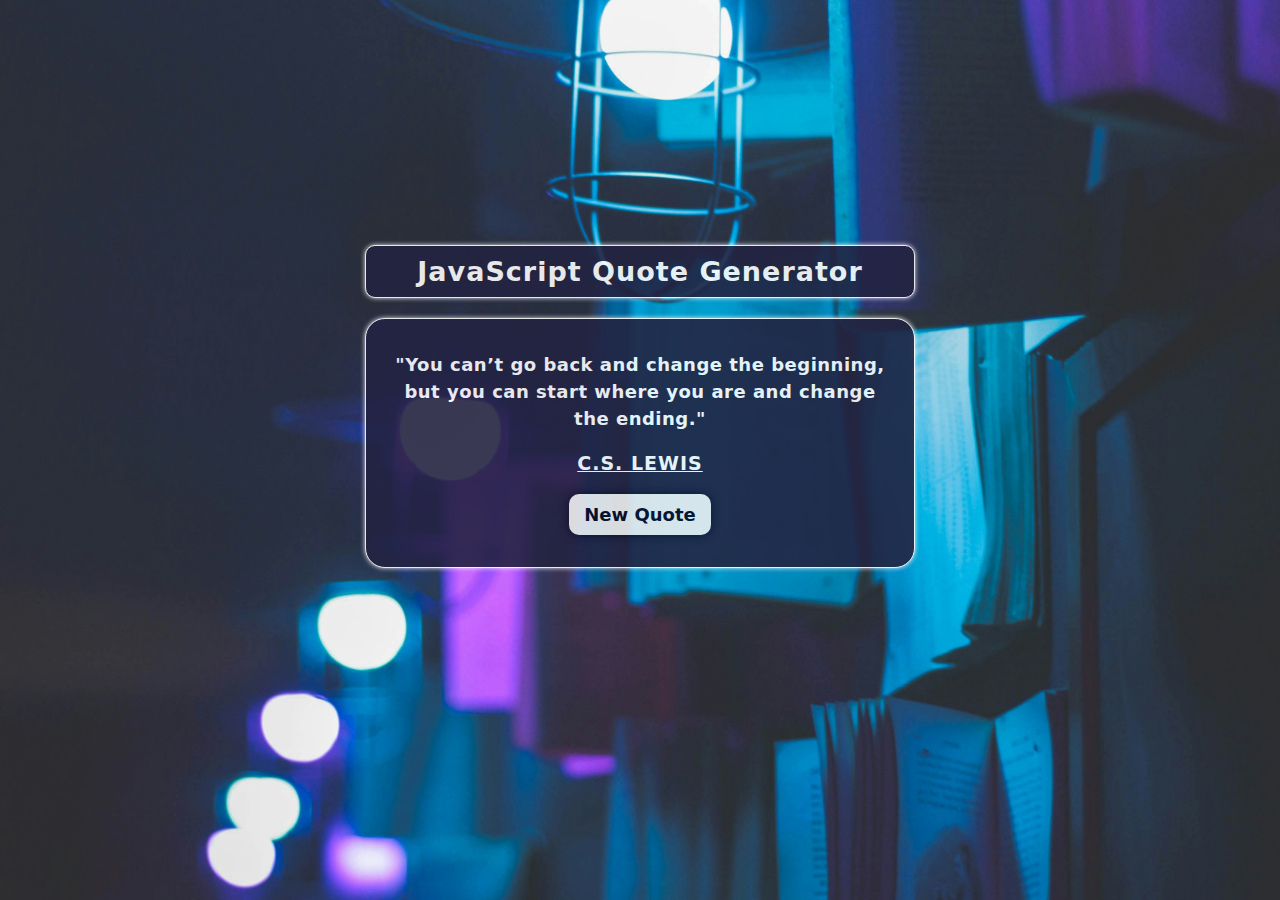
<file: project1_qoutes_generator/index.html>
<!DOCTYPE html>
<html lang="en">
<head>
    <meta charset="UTF-8">
    <meta name="viewport" content="width=device-width, initial-scale=1.0">
    <link rel="stylesheet" href="style.css">
    <title>quotes-generator</title>
</head>
<body>

    <div class="container">
        <div class="header">
            <h2>JavaScript Quote Generator</h2>
        </div>
        <div class="main-content">
            <div class="quote-section">
                <span class="quote">
                    "You can’t go back and change the beginning, but you can start where you are and change the ending."
                </span>
            </div>
            <div class="person">C.S. Lewis</div>
            <div class="button-section">
                <button id="new-qoute">New Quote</button>
            </div>
        </div>
    </div>
    
    <script src="script.js"></script>
</body>
</html>
</file>
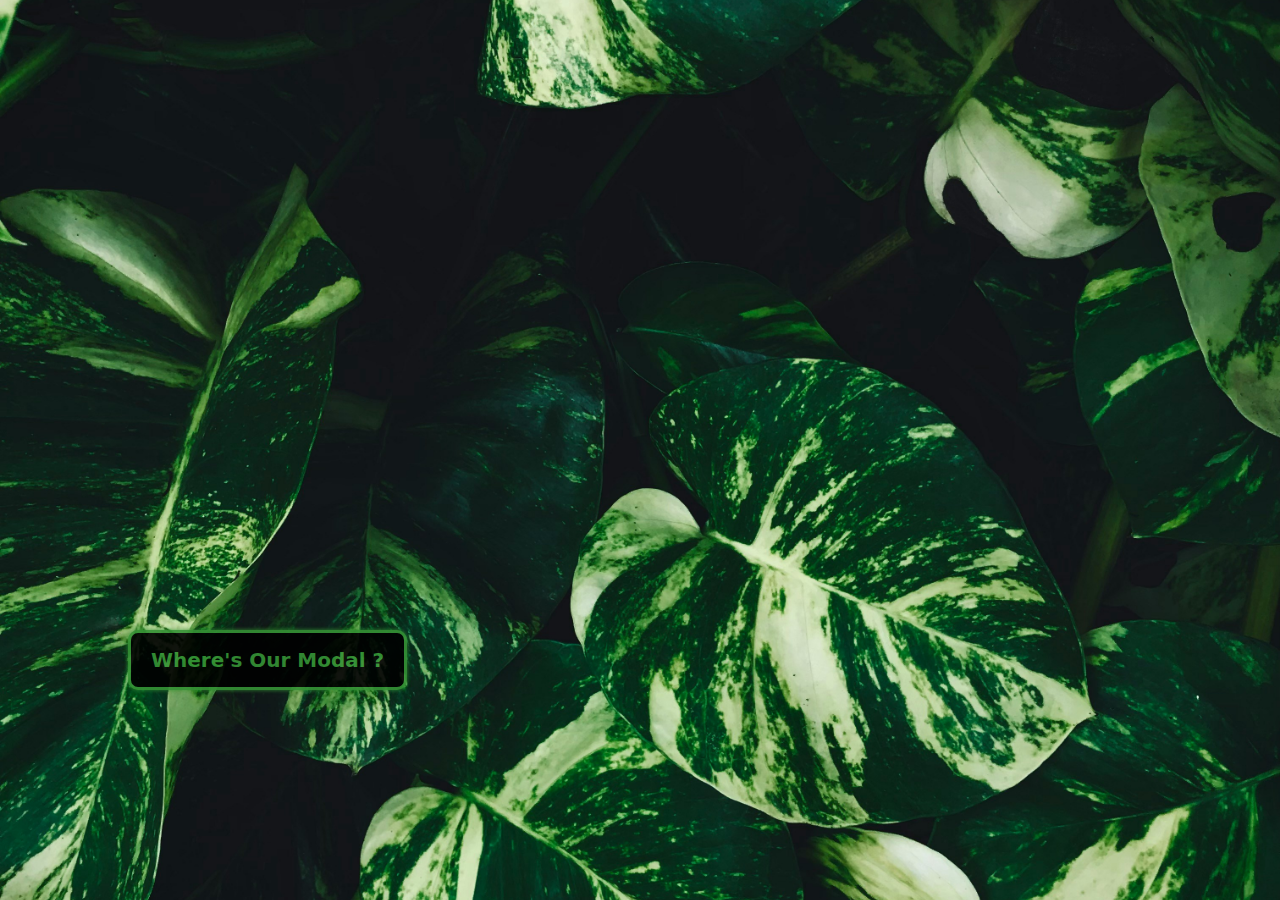
<file: project_2_modal/index.html>
<!DOCTYPE html>
<html lang="en">
<head>
    <meta charset="UTF-8">
    <meta name="viewport" content="width=device-width, initial-scale=1.0">
    <title>Modal</title>
    <link rel="stylesheet" href="style.css">
</head>
<body>
    <!-- modal open button -->
     <button id="open-btn">
        <p>Where's Our Modal  ?</p>
     </button>

     <!-- modal and modal background -->
      <div id="modal-container">
        <div id="modal">
            <p>Here I am!</p>
            <div id="close-btn">&times;</div>
        </div>
      </div>

    <script src="script.js"></script>
</body>
</html>
</file>
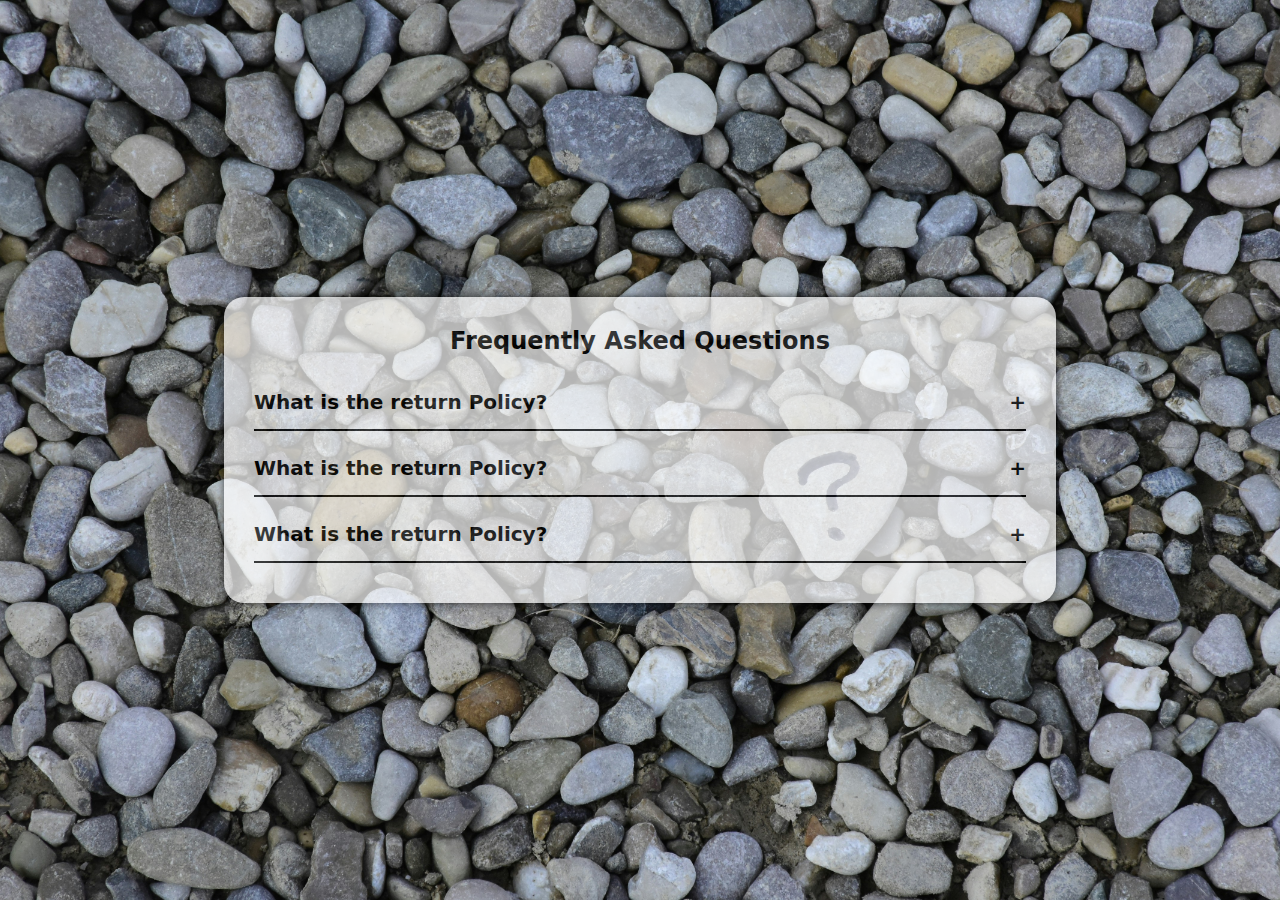
<file: project_3_accordion/index.html>
<!DOCTYPE html>
<html lang="en">
<head>
    <meta charset="UTF-8">
    <meta name="viewport" content="width=device-width, initial-scale=1.0">
    <link rel="stylesheet" href="style.css">
    <title>accordion</title>
</head>
<body>
    <div class="accordion">
        <h2 class="accordion-title">
            Frequently Asked Questions
        </h2>
        <div class="content-container">
            <div class="question">
                What is the return Policy?
            </div>
            <div class="answer">
                Lorem ipsum dolor, sit amet consectetur adipisicing elit. Ratione at saepe obcaecati quam tempora amet, porro maxime distinctio eum alias?Lorem ipsum dolor sit amet consectetur adipisicing elit. Dolore, molestiae. Lorem ipsum dolor sit amet consectetur, adipisicing elit. Ex odio fuga necessitatibus ullam tenetur aut ipsa doloribus accusamus vel iure corrupti quasi nisi neque dolorem, corporis libero fugit similique velit! Lorem ipsum dolor sit amet consectetur adipisicing elit. Optio architecto voluptates delectus tempore, iusto neque reiciendis cumque ipsam perferendis? Iste ab sit dolores facere nihil incidunt ipsa reprehenderit error eaque? Lorem ipsum dolor sit, amet consectetur adipisicing elit. Dolorem laudantium sed molestias dolor atque vel sint nulla impedit magni vitae illo aspernatur, consequuntur, voluptatibus et consectetur similique error fuga ut?
            </div>
        </div>
        <div class="content-container">
            <div class="question">
                What is the return Policy?
            </div>
            <div class="answer">
                Lorem ipsum dolor, sit amet consectetur adipisicing elit. Ratione at saepe obcaecati quam tempora amet, porro maxime distinctio eum alias?Lorem ipsum dolor sit amet consectetur adipisicing elit. Sapiente, ex. Lorem ipsum dolor sit amet consectetur adipisicing elit. Dignissimos excepturi possimus facere fuga ab quas minima nesciunt esse quos sapiente?
            </div>
        </div>
        <div class="content-container">
            <div class="question">
                What is the return Policy?
            </div>
            <div class="answer">
                Lorem ipsum dolor, sit amet consectetur adipisicing elit. Ratione at saepe obcaecati quam tempora amet, porro maxime distinctio eum alias?Lorem ipsum dolor sit amet consectetur adipisicing elit. Iste, nobis. Lorem ipsum dolor sit amet, consectetur adipisicing elit. Doloribus hic earum, exercitationem magni praesentium nulla non velit consectetur accusantium dolorum autem quisquam adipisci neque provident aspernatur. Omnis perspiciatis fugit, molestias laboriosam quae quibusdam quo pariatur ratione nobis laborum temporibus aspernatur? Dolor iste minus quam, laborum voluptatibus unde soluta totam quibusdam a inventore eveniet corporis qui excepturi aperiam consectetur mollitia cumque?
            </div>
        </div>
    </div>

    <script src="script.js"></script>
</body>
</html>
</file>
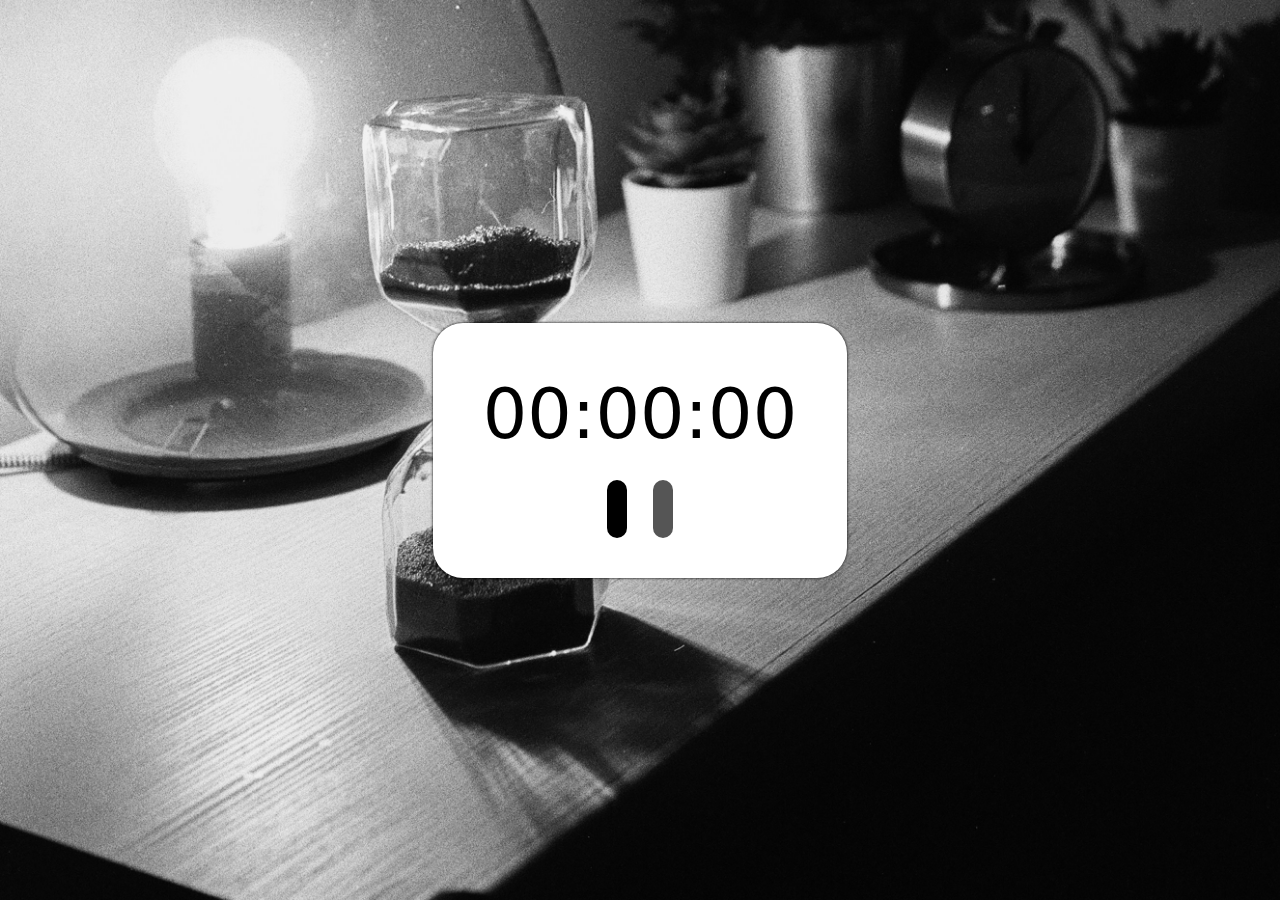
<file: project_4_stopwatch/index.html>
<!DOCTYPE html>
<html lang="en">
<head>
    <meta charset="UTF-8">
    <meta name="viewport" content="width=device-width, initial-scale=1.0">
    <link rel="stylesheet" href="https://cdnjs.cloudflare.com/ajax/libs/font-awesome/6.6.0/css/all.min.css" integrity="sha512-Kc323vGBEqzTmouAECnVceyQqyqdsSiqLQISBL29aUW4U/M7pSPA/gEUZQqv1cwx4OnYxTxve5UMg5GT6L4JJg==" crossorigin="anonymous" referrerpolicy="no-referrer" />
    <link rel="stylesheet" href="style.css">
    <title>stop-watch</title>
</head>
<body>
    <div class="container">

        <div id="timer">
            00:00:00
        </div>

        <div class="buttons">
            <button id="startStopBtn">
                <i class="fa-solid fa-play" id="play"></i>
            </button>
  
            <button id="resetBtn">
                <i class="fa-solid fa-arrow-rotate-left" id="reset"></i>
            </button>
        </div>

    </div>
    <script src="script.js"></script>
</body>
</html>
</file>
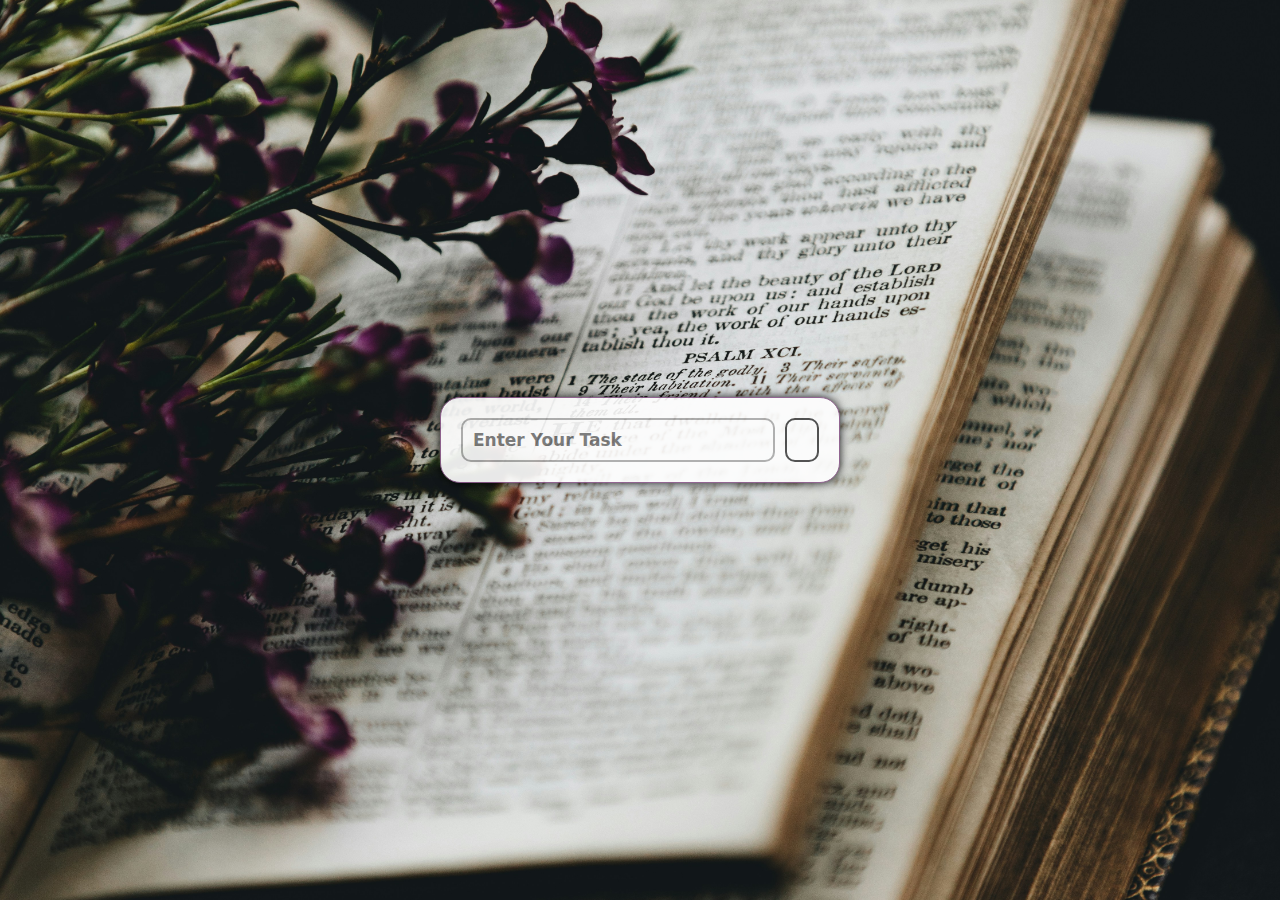
<file: project_5_todolist/index.html>
<!DOCTYPE html>
<html lang="en">
<head>
    <meta charset="UTF-8">
    <meta name="viewport" content="width=device-width, initial-scale=1.0">
    <link rel="stylesheet" href="https://cdnjs.cloudflare.com/ajax/libs/font-awesome/6.6.0/css/all.min.css" integrity="sha512-Kc323vGBEqzTmouAECnVceyQqyqdsSiqLQISBL29aUW4U/M7pSPA/gEUZQqv1cwx4OnYxTxve5UMg5GT6L4JJg==" crossorigin="anonymous" referrerpolicy="no-referrer" />
    <link rel="stylesheet" href="style.css">
    <title>to-do-list</title>
</head>  
<body>
    
    <div class="container">
        <div id="add-task-container">
            <input type="text" placeholder="Enter Your Task " id="input-task">
            <button id="add-task"><i class="fa-solid fa-plus"></i></button>
        </div> 

        <div id="task-container"></div>
    </div>
    <script src="script.js"></script>
</body>
</html>
</file>
<file: project1_qoutes_generator/style.css>
*{
    margin: 0;
    padding: 0;
    box-sizing: border-box;
    font-family: system-ui, -apple-system, BlinkMacSystemFont, 'Segoe UI', Roboto, Oxygen, Ubuntu, Cantarell, 'Open Sans', 'Helvetica Neue', sans-serif;
}
body{
    display: flex;
    align-items: center;
    justify-content: center;
    text-align: center;
    height: 100vh;
    background: url(neon-library.jpg) no-repeat center center/ cover;
}
.container{
    width: 550px;
    height: 450px;
}
.header{
    font-size: 18px;
    color: white;
    background-color:rgb(35, 35, 65);
    border: 1px solid white;
    border-radius: 10px;
    padding:10px;
    margin: 20px auto;
    box-shadow: 0 0 5px;
    letter-spacing: 1px;
    opacity: 0.89;
}
.main-content{
    width: 100%;
    height: 250px;
    padding: 20px;
    background-color:rgb(35, 35, 65);
    color: white;
    border: 1px solid white;
    opacity:0.89;
    border-radius: 20px;
    box-shadow: 0 0 5px;
    display: flex;
    flex-direction: column;
    align-items: center;
    justify-content: center;
}
.main-content .quote-section{
    font-size: 18px;
    line-height: 1.5;
    font-weight: bold;
    letter-spacing: 0.5px;
}
.main-content .person{
    font-size: 19px;
    font-weight: bold;
    margin-top: 20px;
    text-transform: uppercase;
    text-decoration:underline;
    letter-spacing: 1px;
}
.button-section button{
    color: rgb(8, 8, 36);
    font-weight: bold;
    border: none;
    font-size: 18px;
    margin-top: 20px;
    padding: 10px 15px;
    border-radius: 10px;
    box-shadow: 0 0 10px;
    outline: none;
    transition: .5s;
}
.button-section button:hover{
    cursor: pointer;
}
.button-section button:active{
    background-color:rgb(255, 255, 255);
    color:rgb(35, 35, 65) ;
    box-shadow: 0 0 40px;
}
</file>
<file: project_2_modal/style.css>
*{
    margin:0;
    padding:0;
    box-sizing: border-box;
    font-family: system-ui, -apple-system, BlinkMacSystemFont, 'Segoe UI', Roboto, Oxygen, Ubuntu, Cantarell, 'Open Sans', 'Helvetica Neue', sans-serif;
}
body{
    background:url(leaf-bg.jpg) no-repeat center center /cover ;
    height: 100vh;
    position: relative;
}
#open-btn{
    position: absolute;
    top: 70%;
    left: 10%;
    font-size: 20px;
    padding: 15px 20px;
    border-radius: 10px;
    background-color:black;
    color:rgb(53, 146, 53);
    font-weight: bold;
    border: 3px solid rgb(53, 146, 53);
    box-shadow: 0 0 4px;
    opacity: 0.9;
    transition: .5s;
}
#open-btn:hover{
    background-color: rgb(53, 146, 53);
    color: black;
    border: 3px solid black;
    transition: .3s;
    cursor: pointer;
}
#modal{
    background-color: black;
    color:rgb(53, 146, 53) ;
    position: absolute;
    top: 50%;
    left: 50%;
    transform: translate(-50%,-50%);
    font-size: 20px;
    font-weight: bold;
    display: flex;
    justify-content: space-between;
    width: 200px;
    align-items: center;
    padding: 15px 20px;
    border-radius: 10px;
    opacity: 0.9;
    border: 3px solid rgb(53, 146, 53);
    box-shadow: 0 0 4px;
   
    animation-name: animatemodal;
    animation-duration: .4s;
}
#close-btn{
    font-size: 36px;
    margin-bottom: 6px;
}
#close-btn:hover{
    cursor: pointer;
    color: rgb(252, 234, 201);
}
#modal-container{
    display: none;
    position: fixed;
    top: 0;
    left: 0;
    z-index: 1;
    width: 100%;
    height: 100%;
    background-color: rgba(0,0,0,0.2);
}

/* modal Animation */
@keyframes animatemodal {
    from{
        top:-1px;
        opacity: 0;
    }
    to{
        top:50%;
        opacity: 1;
    }
}
</file>
<file: project_3_accordion/style.css>
*{
    margin: 0;
    padding: 0;
    box-sizing: border-box;
    font-family: system-ui, -apple-system, BlinkMacSystemFont, 'Segoe UI', Roboto, Oxygen, Ubuntu, Cantarell, 'Open Sans', 'Helvetica Neue', sans-serif;
}
body{
    background: url(bg-img.jpg) no-repeat center center/cover ;
    height: 100vh;
    display: flex;
    align-items: center;
    justify-content: center;
}
.accordion{
    background-color: white;
    width: 65%;
    padding: 30px 30px;
    border-radius: 20px;
    opacity: 0.7;
    box-shadow: 0 0 10px;
}
.accordion .accordion-title{
    text-align: center;
    margin-bottom: 20px;
}
.accordion .content-container .question{
    cursor: pointer;
    font-size: 20px;
    font-weight: bold;
    padding: 15px 0px;
    border-bottom: 2px solid #000;
    position: relative;
}
.accordion .content-container .question::after{
    content:'+';
    position: absolute;
    right: 0;
}
.accordion .content-container .answer{
    padding-top: 10px;
    font-size: 18px;
    line-height: 1.3;

    height: 0;
    /* overflow: hidden; */
    overflow-y: scroll;
    transition: .5s;
}
.accordion .content-container .answer::-webkit-scrollbar{
    display: none
}

/*------------ styles after javascript---------------- */
.accordion .content-container.active .answer{
    height: 150px;
}
.accordion .content-container.active .question{
    font-size: 18px;
    transition: .5s;
}
.accordion .content-container.active .question::after{
    content: '-';
    font-size: 30px;
    margin-top: -10px;
    transition: .5s;
}
</file>
<file: project_4_stopwatch/style.css>
*{
    margin: 0;
    padding: 0;
    box-sizing: border-box;
    font-family: system-ui, -apple-system, BlinkMacSystemFont, 'Segoe UI', Roboto, Oxygen, Ubuntu, Cantarell, 'Open Sans', 'Helvetica Neue', sans-serif;
}
body{
    background: url(hour-glass.jpg) no-repeat center bottom/ cover;
    height: 100vh;
    display: flex;
    justify-content: center;
    align-items: center;
}
.container{
    padding: 50px;
    background-color: white;
    border-radius: 30px;
    box-shadow: 0 0 3px;
    display: flex;
    flex-direction: column;
    align-items: center;
    justify-content: center;
}
#timer{
    width: 100%;
    margin: 0 auto;
    text-align: center;
    font-size: 70px;
    margin-bottom: 35px;
}
.buttons{
    text-align: center;
}
button {
    border: none;
    margin: 0 10px;
}
button i{
    font-size: 32px;
    padding: 10px;
    color: #fff;
    width: 50px;
    border-radius: 10px;
}
#play{
    background-color:black;
}
#pause{
    background-color: rgb(53, 53, 53);
}
#reset{
    background-color:rgb(85, 85, 85);
}
</file>
<file: project_5_todolist/style.css>
*{
    margin: 0;
    padding: 0;
    box-sizing: border-box;
    font-family: system-ui, -apple-system, BlinkMacSystemFont, 'Segoe UI', Roboto, Oxygen, Ubuntu, Cantarell, 'Open Sans', 'Helvetica Neue', sans-serif;
}
body{
    height: 100vh;
    background: url(book-flower.jpg) no-repeat center center/cover;
    display: flex;
    justify-content: center;
    align-items: center;
}
#add-task-container{
    background-color: #fff;
    padding: 20px;
    width: 400px;
    border-radius: 20px;
    border: 1px solid rgb(139, 90, 139);
    box-shadow: 0 0 10px;
    margin-bottom: 20px;
    opacity: 0.9;
    display: flex;
}
input{
    flex: 1;
    margin-right: 10px;
    padding: 10px;
    font-size: 17px;
    font-weight: bold;
    border-radius: 10px;
    border: 2px solid rgb(172, 172, 172);
    color:  rgb(54, 54, 54);
    outline: none;
}
#add-task{
    padding: 10px 15px;
    font-size: 20px;
    background-color: white;
    border: none;
    border: 2px solid  rgb(69, 69, 69);
    color: rgb(69, 69, 69);
    border-radius:10px ;
}
#add-task:hover{
    cursor: pointer;
    background-color:rgb(54, 54, 54);
    color: white;
}

/* --------styling for task which get added to to-do list------  */
.task{
    margin-bottom: 10px;
    width: 100%;
    background-color: #fff;
    opacity: 0.9;
    border-radius: 10px;
    padding: 10px;
    display: flex;
    justify-content: space-between;
    align-items: center;
}
.task li {
    list-style: none;
    font-size: 17px;
    font-weight: bold;
    color:  rgb(54, 54, 54);
    padding: 0px 10px;
    /* margin: 2px; */
    flex: 5;
}
.task button{
    background-color: white;
    padding:10px 15px;
    border-radius: 5px;
    cursor: pointer;
    /* flex: 1; */
}
.task .checkTask{
    margin-right: 10px;
    color: rgb(84, 84, 84);
    border: 2px solid rgb(132, 132, 132);
    font-size: 18px;
}
.task .checkTask:hover{
    background-color: rgb(115, 115, 115);
    color: white;
    /* color: black; */
}
.strike-through-task{
    text-decoration: line-through;
}
.task .deleteTask{
    color: rgb(54, 54, 54);
    border: 2px solid rgb(70, 70, 70);
    font-size: 18px;
}
.task .deleteTask:hover{
    background-color:  rgb(54, 54, 54);
    color: white;
}
</file>
